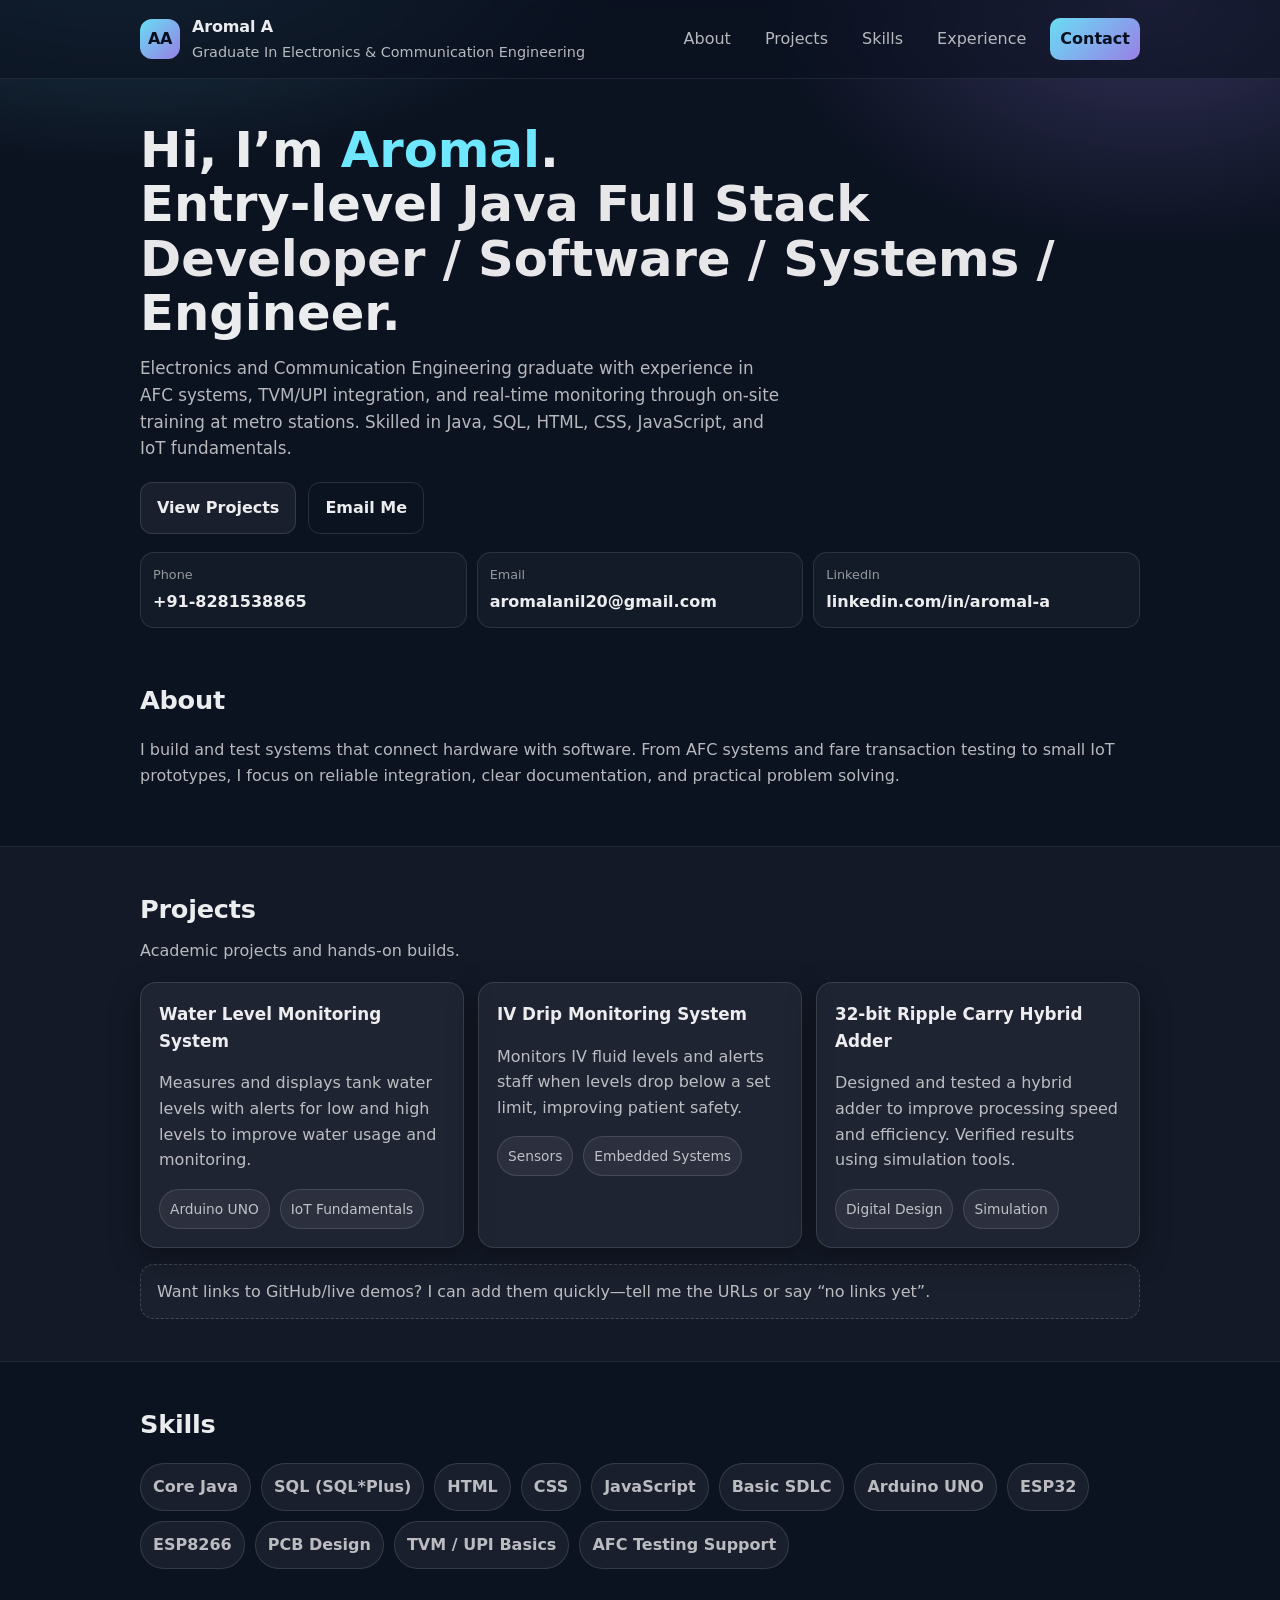
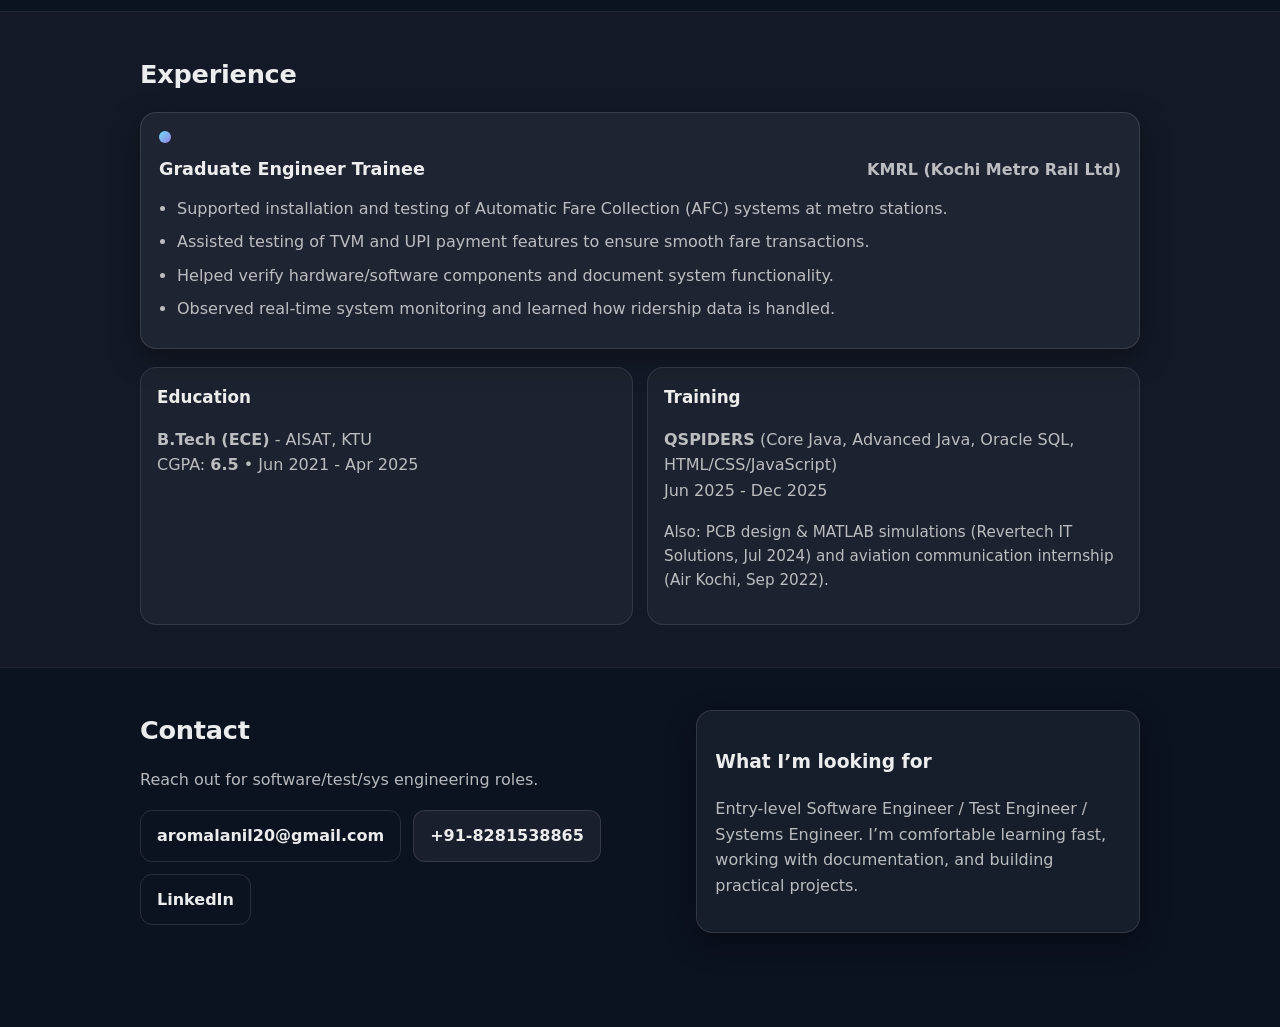
<file: index.html>
<!doctype html>
<html lang="en">
  <head>
    <meta charset="utf-8" />
    <meta name="viewport" content="width=device-width, initial-scale=1" />
    <title>Aromal A</title>
    <meta
      name="description"
      content="Portfolio of Aromal A - Electronics & Communication Engineering graduate with experience in AFC systems, Java/SQL, and IoT fundamentals."
    />
    <link rel="stylesheet" href="styles.css" />
  </head>
  <body>
    <a class="skip-link" href="#main">Skip to content</a>

    <header class="site-header">
      <div class="container header-inner">
        <div class="brand" aria-label="Aromal">
          <div class="brand-mark" aria-hidden="true">AA</div>
          <div class="brand-text">
            <div class="brand-name">Aromal A</div>
            <div class="brand-role">Graduate&nbsp;In&nbsp;Electronics&nbsp;&&nbsp;Communication&nbsp;Engineering </div>
          </div>
        </div>

        <nav class="nav" aria-label="Primary">
          <a href="#about">About</a>
          <a href="#projects">Projects</a>
          <a href="#skills">Skills</a>
          <a href="#experience">Experience</a>
          <a href="#contact" class="cta">Contact</a>
        </nav>
      </div>
    </header>

    <main id="main" class="main">
      <section class="hero">
        <div class="container hero-inner">
          <div class="hero-copy">
            <h1>
              Hi, I’m <span class="accent">Aromal</span>.
              <br />
              Entry-level <span class="soft">Java Full Stack Developer / Software / Systems /</span> Engineer.
            </h1>
            <p class="lead">
              Electronics and Communication Engineering graduate with experience in AFC systems, TVM/UPI
              integration, and real-time monitoring through on-site training at metro stations. Skilled in
              Java, SQL, HTML, CSS, JavaScript, and IoT fundamentals.
            </p>

            <div class="hero-actions">
              <a class="button" href="#projects">View Projects</a>
              <a class="button button-secondary" href="mailto:aromalanil20@gmail.com">Email Me</a>
            </div>

            <div class="hero-meta" role="list" aria-label="Quick contact">
              <div class="meta-item" role="listitem">
                <div class="meta-label">Phone</div>
                <div class="meta-value">+91-8281538865</div>
              </div>
              <div class="meta-item" role="listitem">
                <div class="meta-label">Email</div>
                <div class="meta-value">
                  <a href="mailto:aromalanil20@gmail.com">aromalanil20@gmail.com</a>
                </div>
              </div>
              <div class="meta-item" role="listitem">
                <div class="meta-label">LinkedIn</div>
                <div class="meta-value">
                  <a href="https://www.linkedin.com/in/aromal-a-7055a6337" target="_blank" rel="noreferrer">linkedin.com/in/aromal-a</a>
                </div>
              </div>
            </div>
          </div>
        </div>
      </section>

      <section id="about" class="section">
        <div class="container">
          <div class="section-title">
            <h2>About</h2>
          </div>
          <p class="muted">
            I build and test systems that connect hardware with software. From AFC systems and fare
            transaction testing to small IoT prototypes, I focus on reliable integration, clear documentation,
            and practical problem solving.
          </p>
        </div>
      </section>

      <section id="projects" class="section section-alt">
        <div class="container">
          <div class="section-title">
            <h2>Projects</h2>
            <p class="muted">Academic projects and hands-on builds.</p>
          </div>

          <div class="grid">
            <article class="card">
              <h3>Water Level Monitoring System</h3>
              <p class="muted">
                Measures and displays tank water levels with alerts for low and high levels to improve water usage and monitoring.
              </p>
              <div class="tags" aria-label="Technologies used">
                <span class="tag">Arduino UNO</span>
                <span class="tag">IoT Fundamentals</span>
              </div>
            </article>

            <article class="card">
              <h3>IV Drip Monitoring System</h3>
              <p class="muted">
                Monitors IV fluid levels and alerts staff when levels drop below a set limit, improving patient safety.
              </p>
              <div class="tags" aria-label="Technologies used">
                <span class="tag">Sensors</span>
                <span class="tag">Embedded Systems</span>
              </div>
            </article>

            <article class="card">
              <h3>32-bit Ripple Carry Hybrid Adder</h3>
              <p class="muted">
                Designed and tested a hybrid adder to improve processing speed and efficiency. Verified results using simulation tools.
              </p>
              <div class="tags" aria-label="Technologies used">
                <span class="tag">Digital Design</span>
                <span class="tag">Simulation</span>
              </div>
            </article>
          </div>

          <div class="note">
            Want links to GitHub/live demos? I can add them quickly—tell me the URLs or say “no links yet”.
          </div>
        </div>
      </section>

      <section id="skills" class="section">
        <div class="container">
          <div class="section-title">
            <h2>Skills</h2>
          </div>

          <div class="skills-grid" aria-label="Skills list">
            <div class="skill-pill">Core Java</div>
            <div class="skill-pill">SQL (SQL*Plus)</div>
            <div class="skill-pill">HTML</div>
            <div class="skill-pill">CSS</div>
            <div class="skill-pill">JavaScript</div>
            <div class="skill-pill">Basic SDLC</div>
            <div class="skill-pill">Arduino UNO</div>
            <div class="skill-pill">ESP32</div>
            <div class="skill-pill">ESP8266</div>
            <div class="skill-pill">PCB Design</div>
            <div class="skill-pill">TVM / UPI Basics</div>
            <div class="skill-pill">AFC Testing Support</div>
          </div>
        </div>
      </section>

      <section id="experience" class="section section-alt">
        <div class="container">
          <div class="section-title">
            <h2>Experience</h2>
          </div>

          <div class="timeline">
            <div class="timeline-item">
              <div class="timeline-dot" aria-hidden="true"></div>
              <div class="timeline-content">
                <div class="timeline-header">
                  <h3>Graduate Engineer Trainee</h3>
                  <div class="timeline-meta">KMRL (Kochi Metro Rail Ltd)</div>
                </div>
                <ul class="bullets">
                  <li>Supported installation and testing of Automatic Fare Collection (AFC) systems at metro stations.</li>
                  <li>Assisted testing of TVM and UPI payment features to ensure smooth fare transactions.</li>
                  <li>Helped verify hardware/software components and document system functionality.</li>
                  <li>Observed real-time system monitoring and learned how ridership data is handled.</li>
                </ul>
              </div>
            </div>
          </div>

          <div class="two-col">
            <div>
              <h3>Education</h3>
              <p class="muted">
                <strong>B.Tech (ECE)</strong> - AISAT, KTU<br />
                CGPA: <strong>6.5</strong> • Jun 2021 - Apr 2025
              </p>
            </div>
            <div>
              <h3>Training</h3>
              <p class="muted">
                <strong>QSPIDERS</strong> (Core Java, Advanced Java, Oracle SQL, HTML/CSS/JavaScript)<br />
                Jun 2025 - Dec 2025
              </p>
              <p class="muted small">
                Also: PCB design &amp; MATLAB simulations (Revertech IT Solutions, Jul 2024) and aviation communication internship (Air Kochi, Sep 2022).
              </p>
            </div>
          </div>
        </div>
      </section>

      <section id="contact" class="section">
        <div class="container contact-wrap">
          <div>
            <div class="section-title">
              <h2>Contact</h2>
            </div>
            <p class="muted">Reach out for software/test/sys engineering roles.</p>

            <div class="contact-actions">
              <a class="button button-secondary" href="mailto:aromalanil20@gmail.com">aromalanil20@gmail.com</a>
              <a class="button" href="tel:+918281538865">+91-8281538865</a>
              <a class="button button-secondary" href="https://www.linkedin.com/in/aromal-a-7055a6337" target="_blank" rel="noreferrer">LinkedIn</a>
            </div>
          </div>

          <div class="contact-card" aria-label="Quick note">
            <h3>What I’m looking for</h3>
            <p class="muted">
              Entry-level Software Engineer / Test Engineer / Systems Engineer. I’m comfortable learning fast,
              working with documentation, and building practical projects.
            </p>
          </div>
        </div>
      </section>
    </main>
    </script>
  </body>
</html>
</file>
<file: styles.css>
/* Simple, responsive portfolio styling (static HTML + CSS). */

:root {
  --bg: #0b1220;
  --panel: rgba(255, 255, 255, 0.06);
  --text: rgba(255, 255, 255, 0.92);
  --muted: rgba(255, 255, 255, 0.7);
  --muted-2: rgba(255, 255, 255, 0.55);
  --accent: #6ee7ff;
  --accent-2: #a78bfa;
  --border: rgba(255, 255, 255, 0.12);
  --shadow: 0 10px 30px rgba(0, 0, 0, 0.35);
  --radius: 16px;
  --container: 1000px;
  --font: ui-sans-serif, system-ui, -apple-system, Segoe UI, Roboto, Helvetica, Arial, "Apple Color Emoji",
    "Segoe UI Emoji";
}

* {
  box-sizing: border-box;
}

html {
  scroll-behavior: smooth;
}

body {
  margin: 0;
  font-family: var(--font);
  background: radial-gradient(900px 500px at 10% -5%, rgba(110, 231, 255, 0.25), transparent 60%),
    radial-gradient(700px 450px at 90% 0%, rgba(167, 139, 250, 0.25), transparent 55%),
    var(--bg);
  color: var(--text);
  line-height: 1.6;
}

/* (movie-mode overlays removed) */

a {
  color: inherit;
  text-decoration: none;
}

.container {
  width: min(var(--container), calc(100% - 40px));
  margin: 0 auto;
}

.skip-link {
  position: absolute;
  left: -999px;
  top: 10px;
  background: #111a2a;
  color: var(--text);
  padding: 10px 14px;
  border-radius: 10px;
  border: 1px solid var(--border);
  z-index: 9999;
}
.skip-link:focus {
  left: 20px;
}

.site-header {
  position: sticky;
  top: 0;
  z-index: 50;
  backdrop-filter: blur(10px);
  background: rgba(11, 18, 32, 0.6);
  border-bottom: 1px solid rgba(255, 255, 255, 0.08);
}

.header-inner {
  display: flex;
  gap: 16px;
  align-items: center;
  justify-content: space-between;
  padding: 14px 0;
}

.brand {
  display: flex;
  gap: 12px;
  align-items: center;
}

.brand-mark {
  width: 40px;
  height: 40px;
  border-radius: 12px;
  background: linear-gradient(135deg, rgba(110, 231, 255, 0.95), rgba(167, 139, 250, 0.9));
  color: #08101f;
  display: grid;
  place-items: center;
  font-weight: 900;
  letter-spacing: -0.02em;
}

.brand-name {
  font-weight: 850;
  letter-spacing: -0.01em;
}

.brand-role {
  font-size: 0.9rem;
  color: var(--muted);
  margin-top: 1px;
}

.nav {
  display: flex;
  gap: 14px;
  align-items: center;
  flex-wrap: wrap;
  justify-content: flex-end;
}

.nav a {
  padding: 8px 10px;
  border-radius: 10px;
  color: var(--muted);
}
.nav a:hover {
  background: rgba(255, 255, 255, 0.06);
  color: var(--text);
}
.nav a.is-active {
  background: rgba(255, 255, 255, 0.09);
  border: 1px solid rgba(255, 255, 255, 0.12);
  color: var(--text);
}
.nav a.cta {
  color: #07101f;
  background: linear-gradient(135deg, rgba(110, 231, 255, 0.95), rgba(167, 139, 250, 0.9));
  font-weight: 750;
}

.main {
  padding-bottom: 52px;
}

.hero {
  padding: 44px 0 10px;
}

.hero-inner {
  display: grid;
  grid-template-columns: 1fr;
  gap: 26px;
  align-items: start;
}

.hero-copy h1 {
  font-size: clamp(2rem, 4vw, 3.1rem);
  line-height: 1.1;
  margin: 0;
}

.accent {
  color: var(--accent);
}
.soft {
  color: rgba(255, 255, 255, 0.9);
}

.lead {
  margin-top: 14px;
  color: var(--muted);
  font-size: 1.05rem;
  max-width: 60ch;
}

.hero-actions {
  margin-top: 20px;
  display: flex;
  gap: 12px;
  flex-wrap: wrap;
}

.button {
  display: inline-flex;
  align-items: center;
  justify-content: center;
  padding: 12px 16px;
  border-radius: 12px;
  border: 1px solid rgba(255, 255, 255, 0.12);
  background: rgba(255, 255, 255, 0.06);
  color: var(--text);
  font-weight: 700;
}
.button:hover {
  background: rgba(255, 255, 255, 0.09);
}

.button-secondary {
  background: transparent;
}

.hero-meta {
  margin-top: 18px;
  display: grid;
  grid-template-columns: repeat(3, minmax(0, 1fr));
  gap: 10px;
}

.meta-item {
  padding: 12px 12px;
  border-radius: 14px;
  border: 1px solid rgba(255, 255, 255, 0.1);
  background: rgba(255, 255, 255, 0.04);
}
.meta-label {
  font-size: 0.8rem;
  color: var(--muted-2);
}
.meta-value {
  margin-top: 4px;
  font-weight: 700;
  word-break: break-word;
}

.section {
  padding: 42px 0;
}
.section-alt {
  background: rgba(255, 255, 255, 0.03);
  border-top: 1px solid rgba(255, 255, 255, 0.06);
  border-bottom: 1px solid rgba(255, 255, 255, 0.06);
}

.section-title h2 {
  margin: 0;
  font-size: 1.6rem;
  letter-spacing: -0.01em;
}
.section-title p {
  margin: 8px 0 0;
}
.muted {
  color: var(--muted);
}
.small {
  font-size: 0.95rem;
}

.grid {
  margin-top: 18px;
  display: grid;
  grid-template-columns: repeat(3, minmax(0, 1fr));
  gap: 14px;
}

.card {
  border-radius: var(--radius);
  padding: 18px;
  border: 1px solid rgba(255, 255, 255, 0.12);
  background: rgba(255, 255, 255, 0.05);
  box-shadow: var(--shadow);
}
.card h3 {
  margin: 0;
  font-size: 1.05rem;
}
.card .tags {
  margin-top: 12px;
  display: flex;
  gap: 10px;
  flex-wrap: wrap;
}

.tag {
  font-size: 0.86rem;
  padding: 8px 10px;
  border-radius: 999px;
  background: rgba(255, 255, 255, 0.06);
  border: 1px solid rgba(255, 255, 255, 0.12);
  color: var(--muted);
}

.note {
  margin-top: 16px;
  padding: 14px 16px;
  border: 1px dashed rgba(255, 255, 255, 0.18);
  border-radius: 14px;
  color: var(--muted);
  background: rgba(255, 255, 255, 0.03);
}

.skills-grid {
  margin-top: 18px;
  display: flex;
  flex-wrap: wrap;
  gap: 10px;
}

.skill-pill {
  padding: 10px 12px;
  border-radius: 999px;
  background: rgba(255, 255, 255, 0.06);
  border: 1px solid rgba(255, 255, 255, 0.12);
  color: var(--muted);
  font-weight: 650;
}

.timeline {
  margin-top: 18px;
}

.timeline-item {
  border-radius: var(--radius);
  padding: 18px;
  border: 1px solid rgba(255, 255, 255, 0.12);
  background: rgba(255, 255, 255, 0.05);
  box-shadow: var(--shadow);
}

.timeline-dot {
  width: 12px;
  height: 12px;
  border-radius: 999px;
  background: linear-gradient(135deg, rgba(110, 231, 255, 0.95), rgba(167, 139, 250, 0.9));
  margin-bottom: 12px;
}

.timeline-header {
  display: flex;
  gap: 10px;
  flex-wrap: wrap;
  align-items: baseline;
  justify-content: space-between;
}
.timeline-header h3 {
  margin: 0;
  font-size: 1.1rem;
}
.timeline-meta {
  color: var(--muted);
  font-weight: 650;
}

.bullets {
  margin: 12px 0 0;
  padding-left: 18px;
  color: var(--muted);
}
.bullets li {
  margin: 8px 0;
}

.two-col {
  margin-top: 18px;
  display: grid;
  grid-template-columns: 1fr 1fr;
  gap: 14px;
}
.two-col > div {
  border-radius: var(--radius);
  border: 1px solid rgba(255, 255, 255, 0.1);
  background: rgba(255, 255, 255, 0.04);
  padding: 16px;
}
.two-col h3 {
  margin: 0;
  font-size: 1.05rem;
}

.contact-wrap {
  display: grid;
  grid-template-columns: 1.1fr 0.9fr;
  gap: 14px;
}

.contact-actions {
  margin-top: 18px;
  display: flex;
  gap: 12px;
  flex-wrap: wrap;
}

.contact-card {
  border-radius: var(--radius);
  border: 1px solid rgba(255, 255, 255, 0.12);
  background: rgba(255, 255, 255, 0.05);
  padding: 18px;
  box-shadow: var(--shadow);
}

.footer {
  padding: 22px 0 30px;
  border-top: 1px solid rgba(255, 255, 255, 0.08);
  background: rgba(0, 0, 0, 0.12);
}

.footer-inner {
  display: flex;
  gap: 14px;
  justify-content: space-between;
  flex-wrap: wrap;
}

@media (max-width: 920px) {
  .hero-inner {
    grid-template-columns: 1fr;
  }
  .hero-meta {
    grid-template-columns: 1fr;
  }
  .grid {
    grid-template-columns: 1fr;
  }
  .two-col {
    grid-template-columns: 1fr;
  }
  .contact-wrap {
    grid-template-columns: 1fr;
  }
}

/* (movie-mode CSS removed) */
</file>
